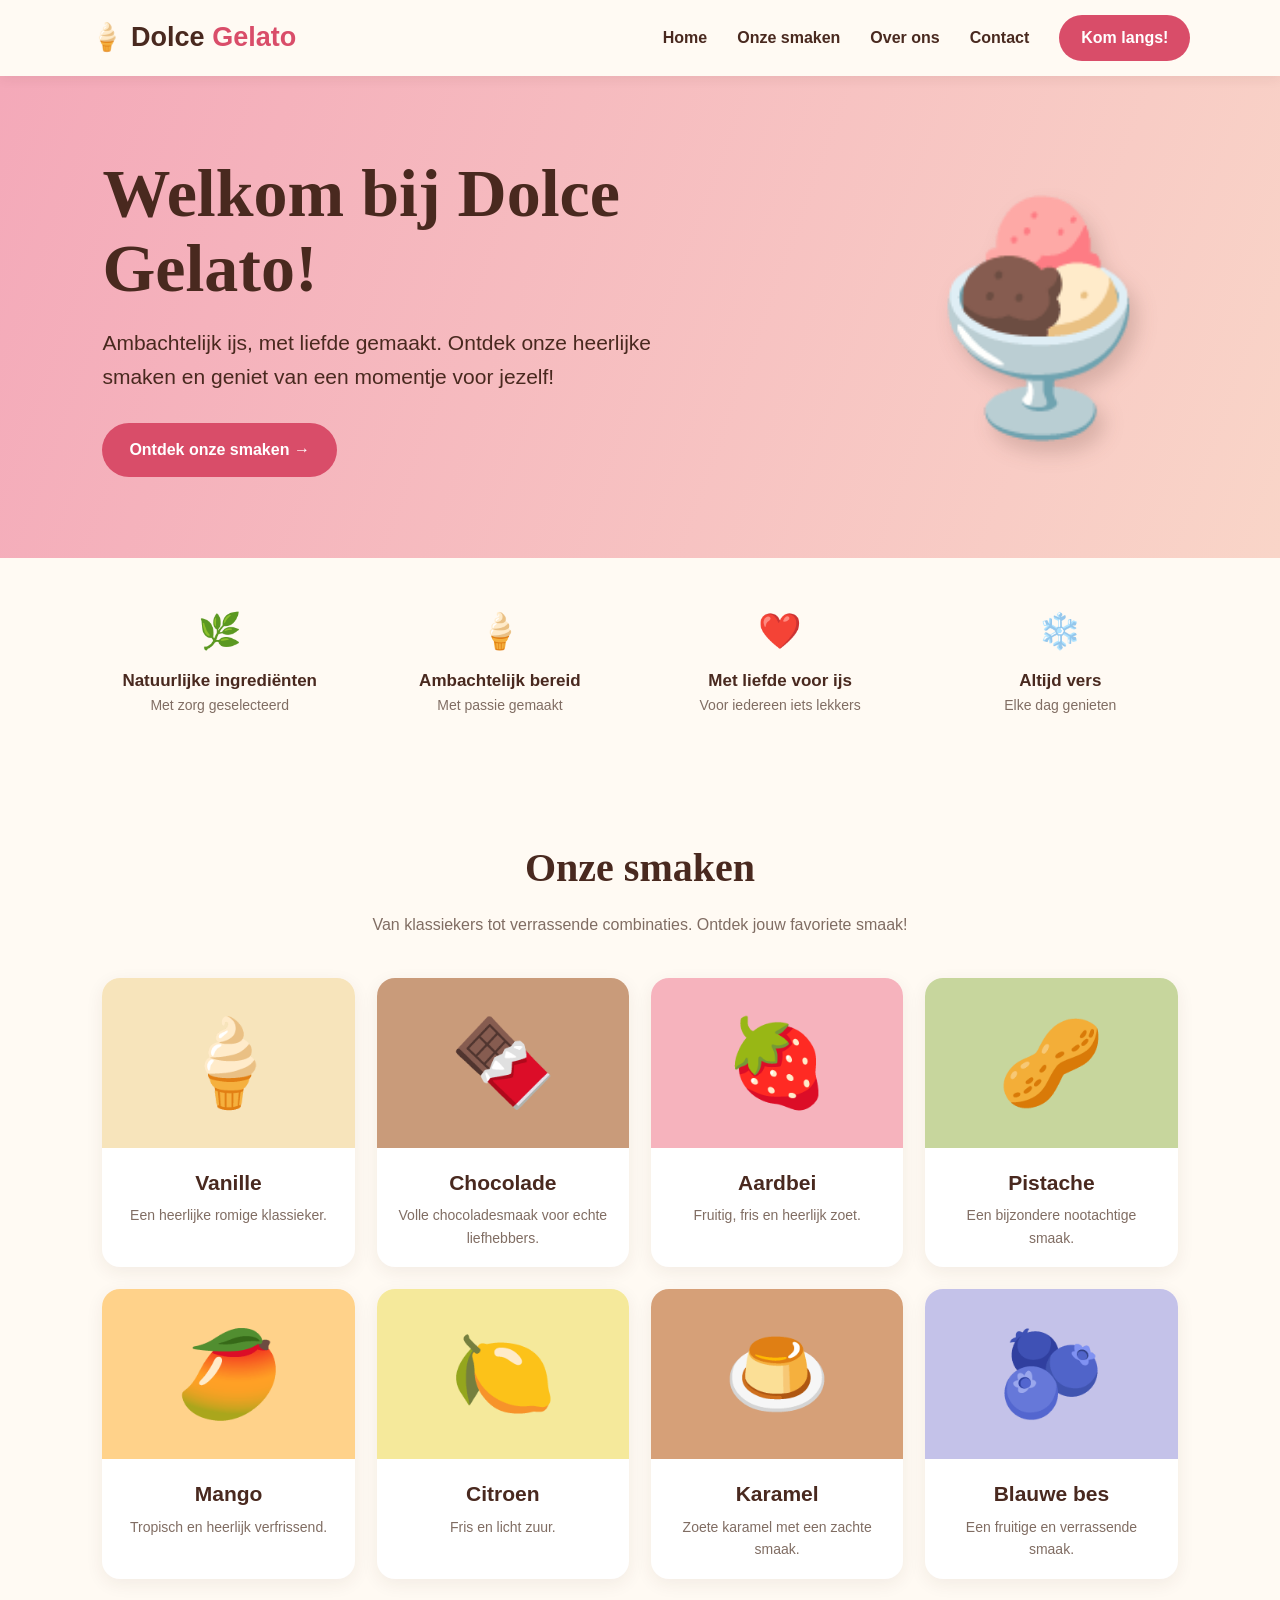
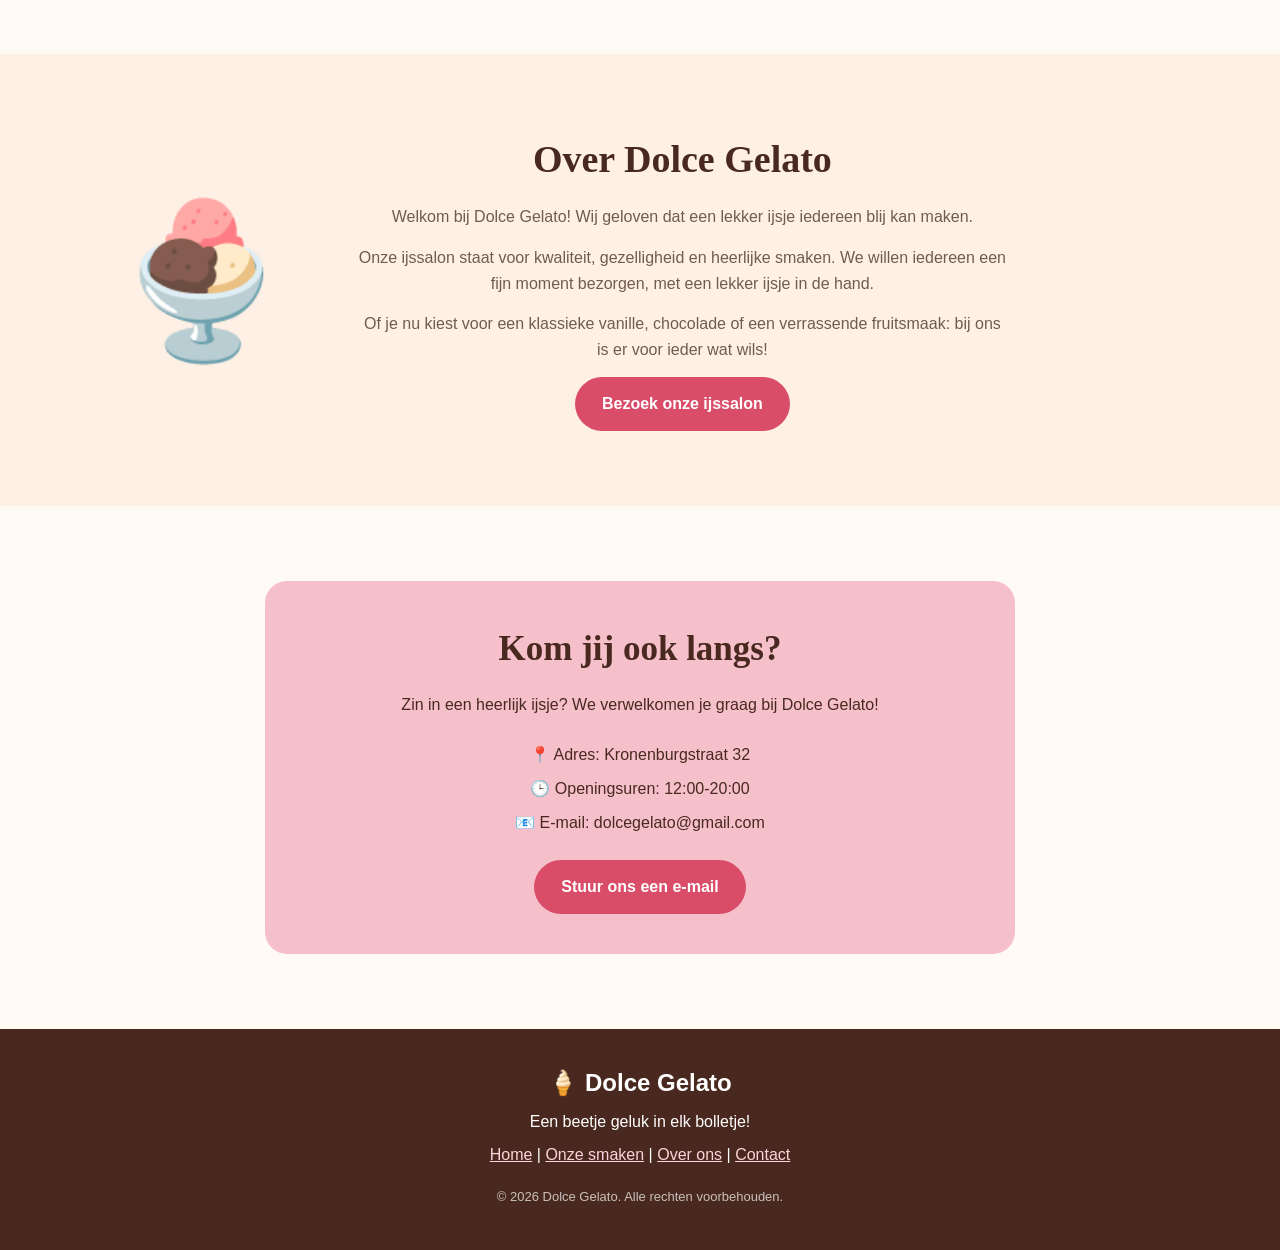
<file: index.html>
<!DOCTYPE html>
<html lang="nl">
<head>
    <meta charset="UTF-8">
    <meta name="viewport" content="width=device-width, initial-scale=1.0">

    <title>Dolce Gelato | Ambachtelijk ijs</title>

    <meta name="description"
        content="Ontdek het heerlijke ambachtelijke ijs van Dolce Gelato. Vers, natuurlijk en met liefde gemaakt.">

    <style>
        * {
            margin: 0;
            padding: 0;
            box-sizing: border-box;
            scroll-behavior: smooth;
        }

        body {
            font-family: 'Trebuchet MS', Arial, sans-serif;
            background: #fffaf3;
            color: #49291f;
            line-height: 1.6;
        }

        :root {
            --pink: #f5b7c2;
            --dark-pink: #d94d69;
            --cream: #fffaf3;
            --brown: #49291f;
            --light: #fff0e5;
        }

        /* NAVIGATION */

        nav {
            background: var(--cream);
            padding: 15px 7%;
            display: flex;
            justify-content: space-between;
            align-items: center;
            position: sticky;
            top: 0;
            z-index: 100;
            box-shadow: 0 2px 12px #49291f15;
        }

        .logo {
            font-size: 27px;
            font-weight: bold;
            color: var(--brown);
        }

        .logo span {
            color: var(--dark-pink);
        }

        .nav-links {
            display: flex;
            align-items: center;
            gap: 30px;
        }

        .nav-links a {
            text-decoration: none;
            color: var(--brown);
            font-weight: bold;
            transition: 0.2s;
        }

        .nav-links a:hover {
            color: var(--dark-pink);
        }

        .nav-button {
            background: var(--dark-pink);
            color: white !important;
            padding: 10px 22px;
            border-radius: 30px;
        }

        .menu-toggle {
            display: none;
            border: none;
            background: none;
            color: var(--brown);
            font-size: 27px;
            cursor: pointer;
        }

        /* HERO */

        .hero {
            min-height: 480px;
            background: linear-gradient(110deg, #f4a9b9, #f9d5c8);
            display: flex;
            align-items: center;
            justify-content: space-between;
            padding: 65px 8%;
            gap: 30px;
        }

        .hero-text {
            max-width: 550px;
        }

        .hero h1 {
            font-family: Georgia, serif;
            font-size: clamp(40px, 6vw, 68px);
            line-height: 1.1;
            margin-bottom: 20px;
        }

        .hero p {
            font-size: 21px;
            margin-bottom: 30px;
        }

        .hero-image {
            font-size: clamp(120px, 20vw, 220px);
            text-align: center;
            filter: drop-shadow(8px 12px 10px #49291f30);
        }

        .button {
            display: inline-block;
            background: var(--dark-pink);
            color: white;
            padding: 14px 27px;
            border-radius: 30px;
            text-decoration: none;
            font-weight: bold;
            transition: 0.3s;
            border: none;
            cursor: pointer;
            font-size: 16px;
        }

        .button:hover {
            background: var(--brown);
            transform: translateY(-3px);
        }

        /* FEATURES */

        .features {
            display: grid;
            grid-template-columns: repeat(4, 1fr);
            padding: 35px 7%;
            background: var(--cream);
            gap: 20px;
            text-align: center;
        }

        .feature {
            padding: 10px;
        }

        .feature-icon {
            font-size: 35px;
        }

        .feature h3 {
            margin-top: 8px;
            font-size: 17px;
        }

        .feature p {
            color: #806d63;
            font-size: 14px;
        }

        /* GENERAL SECTIONS */

        section.content {
            padding: 75px 8%;
            text-align: center;
        }

        .section-title {
            font-family: Georgia, serif;
            font-size: 40px;
            margin-bottom: 12px;
        }

        .section-description {
            color: #806d63;
            margin-bottom: 40px;
        }

        /* FLAVOURS */

        .flavours {
            display: grid;
            grid-template-columns: repeat(4, 1fr);
            gap: 22px;
        }

        .flavour-card {
            background: white;
            border-radius: 18px;
            overflow: hidden;
            box-shadow: 0 5px 18px #49291f12;
            transition: 0.3s;
        }

        .flavour-card:hover {
            transform: translateY(-7px);
        }

        .flavour-picture {
            height: 170px;
            display: grid;
            place-items: center;
            font-size: 85px;
        }

        .vanilla { background: #f7e4bb; }
        .chocolate { background: #c99b7a; }
        .strawberry { background: #f6b3bd; }
        .pistachio { background: #c7d69d; }
        .mango { background: #ffd28a; }
        .lemon { background: #f5e99b; }
        .caramel { background: #d6a078; }
        .blueberry { background: #c4c2e9; }

        .flavour-info {
            padding: 18px;
        }

        .flavour-info h3 {
            font-size: 21px;
            margin-bottom: 5px;
        }

        .flavour-info p {
            color: #806d63;
            font-size: 14px;
        }

        /* ABOUT */

        .about {
            background: var(--light);
            display: flex;
            align-items: center;
            gap: 55px;
            text-align: left;
        }

        .about-icon {
            font-size: 150px;
            min-width: 200px;
            text-align: center;
        }

        .about-text {
            max-width: 650px;
        }

        .about-text h2 {
            font-family: Georgia, serif;
            font-size: 38px;
            margin-bottom: 15px;
        }

        .about-text p {
            margin-bottom: 15px;
            color: #705b50;
        }

        /* VISIT */

        .visit-box {
            background: #f6c0ca;
            border-radius: 22px;
            padding: 40px;
            max-width: 750px;
            margin: auto;
        }

        .visit-box h2 {
            font-family: Georgia, serif;
            font-size: 35px;
            margin-bottom: 15px;
        }

        .visit-details {
            margin: 25px 0;
        }

        .visit-details p {
            margin: 8px;
        }

        /* FOOTER */

        footer {
            background: var(--brown);
            color: white;
            padding: 35px 8%;
            text-align: center;
        }

        footer p {
            margin: 7px;
        }

        footer a {
            color: #ffd1da;
        }

        .copyright {
            margin-top: 20px;
            font-size: 13px;
            opacity: 0.7;
        }

        /* MOBILE */

        @media (max-width: 800px) {
            .menu-toggle {
                display: block;
            }

            .nav-links {
                display: none;
                position: absolute;
                top: 65px;
                left: 0;
                width: 100%;
                background: var(--cream);
                padding: 25px;
                flex-direction: column;
                gap: 20px;
                box-shadow: 0 5px 10px #49291f15;
            }

            .nav-links.active {
                display: flex;
            }

            .hero {
                flex-direction: column;
                text-align: center;
            }

            .features {
                grid-template-columns: repeat(2, 1fr);
            }

            .flavours {
                grid-template-columns: repeat(2, 1fr);
            }

            .about {
                flex-direction: column;
                text-align: center;
            }
        }

        @media (max-width: 480px) {
            .flavours {
                grid-template-columns: 1fr;
            }

            .hero {
                padding: 50px 6%;
            }

            section.content {
                padding: 55px 6%;
            }

            .section-title {
                font-size: 32px;
            }

            .visit-box {
                padding: 25px 15px;
            }
        }
    </style>
</head>

<body>

    <!-- NAVIGATION -->

    <nav>
        <div class="logo">🍦 Dolce <span>Gelato</span></div>

        <button class="menu-toggle"
            id="menuToggle"
            aria-label="Menu openen"
            aria-expanded="false">
            ☰
        </button>

        <div class="nav-links" id="navLinks">
            <a href="#home">Home</a>
            <a href="#smaken">Onze smaken</a>
            <a href="#over">Over ons</a>
            <a href="#contact">Contact</a>
            <a href="#contact" class="nav-button">Kom langs!</a>
        </div>
    </nav>


    <!-- HERO SECTION -->

    <header class="hero" id="home">

        <div class="hero-text">
            <h1>Welkom bij Dolce Gelato!</h1>

            <p>
                Ambachtelijk ijs, met liefde gemaakt.
                Ontdek onze heerlijke smaken en geniet
                van een momentje voor jezelf!
            </p>

            <a href="#smaken" class="button">
                Ontdek onze smaken →
            </a>
        </div>

        <div class="hero-image" aria-hidden="true">
            🍨
        </div>

    </header>


    <!-- FEATURES -->

    <div class="features">

        <div class="feature">
            <div class="feature-icon">🌿</div>
            <h3>Natuurlijke ingrediënten</h3>
            <p>Met zorg geselecteerd</p>
        </div>

        <div class="feature">
            <div class="feature-icon">🍦</div>
            <h3>Ambachtelijk bereid</h3>
            <p>Met passie gemaakt</p>
        </div>

        <div class="feature">
            <div class="feature-icon">❤️</div>
            <h3>Met liefde voor ijs</h3>
            <p>Voor iedereen iets lekkers</p>
        </div>

        <div class="feature">
            <div class="feature-icon">❄️</div>
            <h3>Altijd vers</h3>
            <p>Elke dag genieten</p>
        </div>

    </div>


    <!-- FLAVOURS -->

    <section class="content" id="smaken">

        <h2 class="section-title">Onze smaken</h2>

        <p class="section-description">
            Van klassiekers tot verrassende combinaties.
            Ontdek jouw favoriete smaak!
        </p>

        <div class="flavours">

            <div class="flavour-card">
                <div class="flavour-picture vanilla">🍦</div>
                <div class="flavour-info">
                    <h3>Vanille</h3>
                    <p>Een heerlijke romige klassieker.</p>
                </div>
            </div>

            <div class="flavour-card">
                <div class="flavour-picture chocolate">🍫</div>
                <div class="flavour-info">
                    <h3>Chocolade</h3>
                    <p>Volle chocoladesmaak voor echte liefhebbers.</p>
                </div>
            </div>

            <div class="flavour-card">
                <div class="flavour-picture strawberry">🍓</div>
                <div class="flavour-info">
                    <h3>Aardbei</h3>
                    <p>Fruitig, fris en heerlijk zoet.</p>
                </div>
            </div>

            <div class="flavour-card">
                <div class="flavour-picture pistachio">🥜</div>
                <div class="flavour-info">
                    <h3>Pistache</h3>
                    <p>Een bijzondere nootachtige smaak.</p>
                </div>
            </div>

            <div class="flavour-card">
                <div class="flavour-picture mango">🥭</div>
                <div class="flavour-info">
                    <h3>Mango</h3>
                    <p>Tropisch en heerlijk verfrissend.</p>
                </div>
            </div>

            <div class="flavour-card">
                <div class="flavour-picture lemon">🍋</div>
                <div class="flavour-info">
                    <h3>Citroen</h3>
                    <p>Fris en licht zuur.</p>
                </div>
            </div>

            <div class="flavour-card">
                <div class="flavour-picture caramel">🍮</div>
                <div class="flavour-info">
                    <h3>Karamel</h3>
                    <p>Zoete karamel met een zachte smaak.</p>
                </div>
            </div>

            <div class="flavour-card">
                <div class="flavour-picture blueberry">🫐</div>
                <div class="flavour-info">
                    <h3>Blauwe bes</h3>
                    <p>Een fruitige en verrassende smaak.</p>
                </div>
            </div>

        </div>

    </section>


    <!-- ABOUT US -->

    <section class="content about" id="over">

        <div class="about-icon" aria-hidden="true">
            🍨
        </div>

        <div class="about-text">

            <h2>Over Dolce Gelato</h2>

            <p>
                Welkom bij Dolce Gelato! Wij geloven dat
                een lekker ijsje iedereen blij kan maken.
            </p>

            <p>
                Onze ijssalon staat voor kwaliteit,
                gezelligheid en heerlijke smaken.
                We willen iedereen een fijn moment bezorgen,
                met een lekker ijsje in de hand.
            </p>

            <p>
                Of je nu kiest voor een klassieke vanille,
                chocolade of een verrassende fruitsmaak:
                bij ons is er voor ieder wat wils!
            </p>

            <a href="#contact" class="button">
                Bezoek onze ijssalon
            </a>

        </div>

    </section>


    <!-- CONTACT -->

    <section class="content" id="contact">

        <div class="visit-box">

            <h2>Kom jij ook langs?</h2>

            <p>
                Zin in een heerlijk ijsje?
                We verwelkomen je graag bij Dolce Gelato!
            </p>

            <div class="visit-details">

                <!-- VERVANG DEZE GEGEVENS DOOR JULLIE EIGEN GEGEVENS -->

                <p>📍 Adres: Kronenburgstraat 32</p>

                <p>🕒 Openingsuren: 12:00-20:00</p>

                <p>📧 E-mail: dolcegelato@gmail.com</p>

            </div>

            <a href="mailto:dolcegelato@gmail.com" class="button">
                Stuur ons een e-mail
            </a>

        </div>

    </section>


    <!-- FOOTER -->

    <footer>

        <h2>🍦 Dolce Gelato</h2>

        <p>Een beetje geluk in elk bolletje!</p>

        <p>
            <a href="#home">Home</a> |
            <a href="#smaken">Onze smaken</a> |
            <a href="#over">Over ons</a> |
            <a href="#contact">Contact</a>
        </p>

        <p class="copyright">
            © 2026 Dolce Gelato. Alle rechten voorbehouden.
        </p>

    </footer>


    <!-- JAVASCRIPT -->

    <script>

        const menuToggle = document.getElementById("menuToggle");
        const navLinks = document.getElementById("navLinks");

        menuToggle.addEventListener("click", function () {

            const isOpen = navLinks.classList.toggle("active");

            menuToggle.setAttribute("aria-expanded", isOpen);
            menuToggle.textContent = isOpen ? "✕" : "☰";

        });

        // Close the mobile menu after clicking a link

        document.querySelectorAll(".nav-links a").forEach(link => {

            link.addEventListener("click", function () {

                navLinks.classList.remove("active");
                menuToggle.setAttribute("aria-expanded", "false");
                menuToggle.textContent = "☰";

            });

        });

    </script>

</body>
</html>
</file>
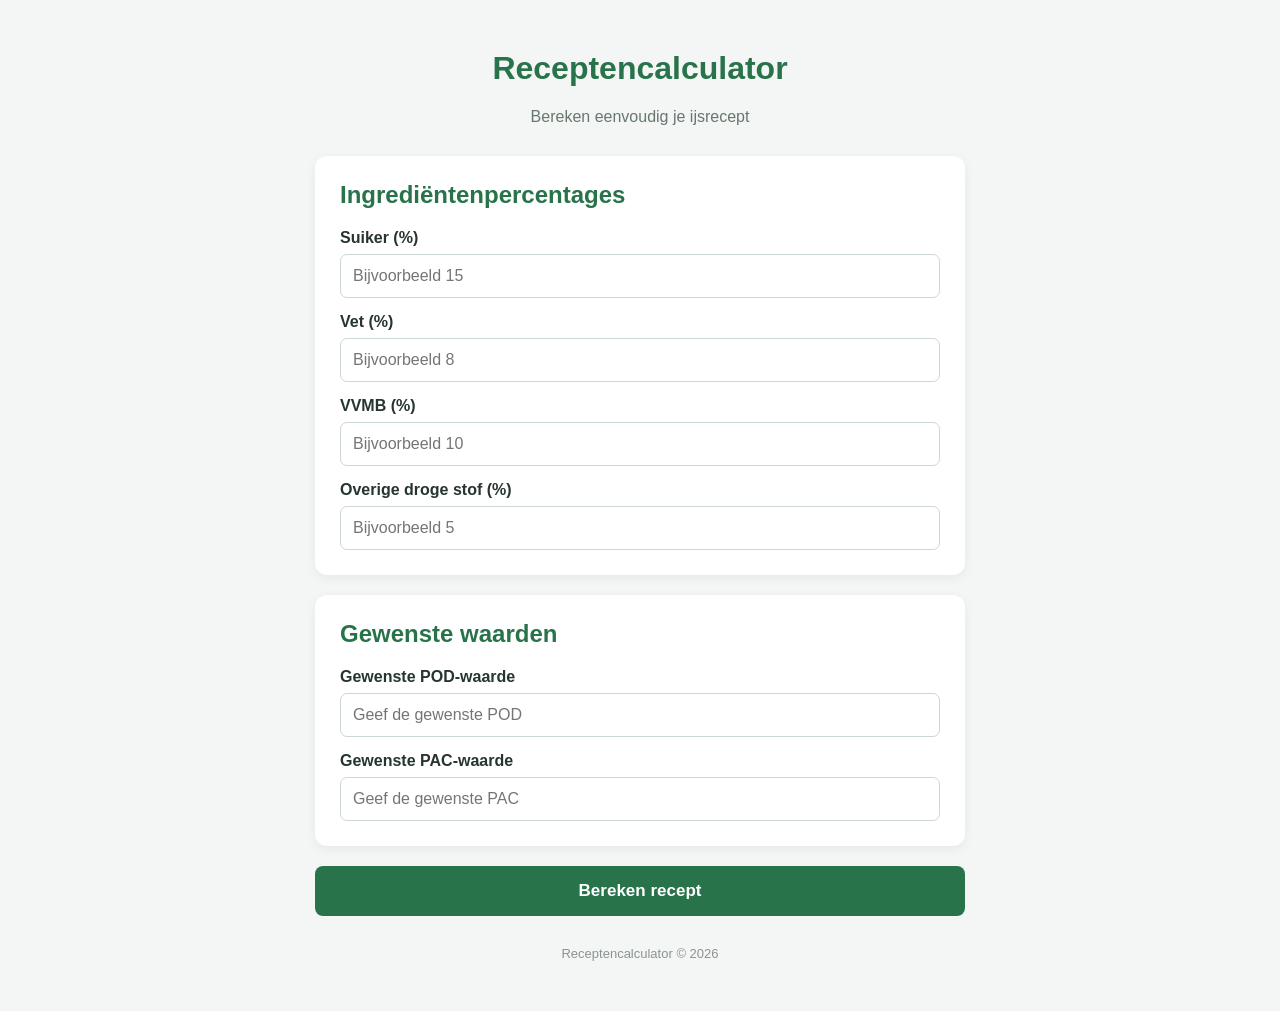
<file: ijs.html>
<!DOCTYPE html>
<html lang="nl">
<head>
    <meta charset="UTF-8">
    <meta name="viewport" content="width=device-width, initial-scale=1.0">
    <title>Receptencalculator</title>
    <link rel="stylesheet" href="ijs.css">
</head>

<body>

    <div class="container">

        <header>
            <h1>Receptencalculator</h1>
            <p>Bereken eenvoudig je ijsrecept</p>
        </header>

        <main>
            <section class="card">

                <h2>Ingrediëntenpercentages</h2>

                <label for="sugar">Suiker (%)</label>
                <input type="number" id="sugar" min="0" step="any" placeholder="Bijvoorbeeld 15">

                <label for="fat">Vet (%)</label>
                <input type="number" id="fat" min="0" step="any" placeholder="Bijvoorbeeld 8">

                <label for="vvmb">VVMB (%)</label>
                <input type="number" id="vvmb" min="0" step="any" placeholder="Bijvoorbeeld 10">

                <label for="dry">Overige droge stof (%)</label>
                <input type="number" id="dry" min="0" step="any" placeholder="Bijvoorbeeld 5">

            </section>

            <section class="card">

                <h2>Gewenste waarden</h2>

                <label for="pod">Gewenste POD-waarde</label>
                <input type="number" id="pod" step="any" placeholder="Geef de gewenste POD">

                <label for="pac">Gewenste PAC-waarde</label>
                <input type="number" id="pac" step="any" placeholder="Geef de gewenste PAC">

            </section>

            <button onclick="calculateRecipe()">
                Bereken recept
            </button>

            <section class="card results" id="results" hidden>

                <h2>Resultaten</h2>

                <p id="ingredientTotal"></p>
                <p id="podResult"></p>
                <p id="pacResult"></p>
                <p id="calculationStatus"></p>

            </section>

        </main>

        <footer>
            <p>Receptencalculator © 2026</p>
        </footer>

    </div>

    <script src="ijs.js"></script>

</body>
</html>
</file>
<file: ijs.css>
* {
    box-sizing: border-box;
}

body {
    margin: 0;
    padding: 20px;
    font-family: Arial, sans-serif;
    background-color: #f3f6f4;
    color: #26352d;
}

.container {
    max-width: 650px;
    margin: 30px auto;
}

header {
    text-align: center;
    margin-bottom: 30px;
}

header h1 {
    color: #28734a;
    font-size: 32px;
}

header p {
    color: #68776d;
}

.card {
    background: white;
    padding: 25px;
    margin-bottom: 20px;
    border-radius: 12px;
    box-shadow: 0 3px 12px rgba(0,0,0,0.06);
}

h2 {
    color: #28734a;
    margin-top: 0;
}

label {
    display: block;
    margin-top: 15px;
    margin-bottom: 7px;
    font-weight: bold;
}

input {
    width: 100%;
    padding: 12px;
    border: 1px solid #ccd8ce;
    border-radius: 7px;
    font-size: 16px;
}

input:focus {
    outline: 2px solid #68a981;
}

button {
    width: 100%;
    padding: 15px;
    background-color: #28734a;
    color: white;
    border: none;
    border-radius: 8px;
    font-size: 17px;
    font-weight: bold;
    cursor: pointer;
}

button:hover {
    background-color: #205d3b;
}

.results {
    margin-top: 20px;
}

footer {
    text-align: center;
    color: #89958d;
    margin-top: 30px;
    font-size: 13px;
}
</file>
